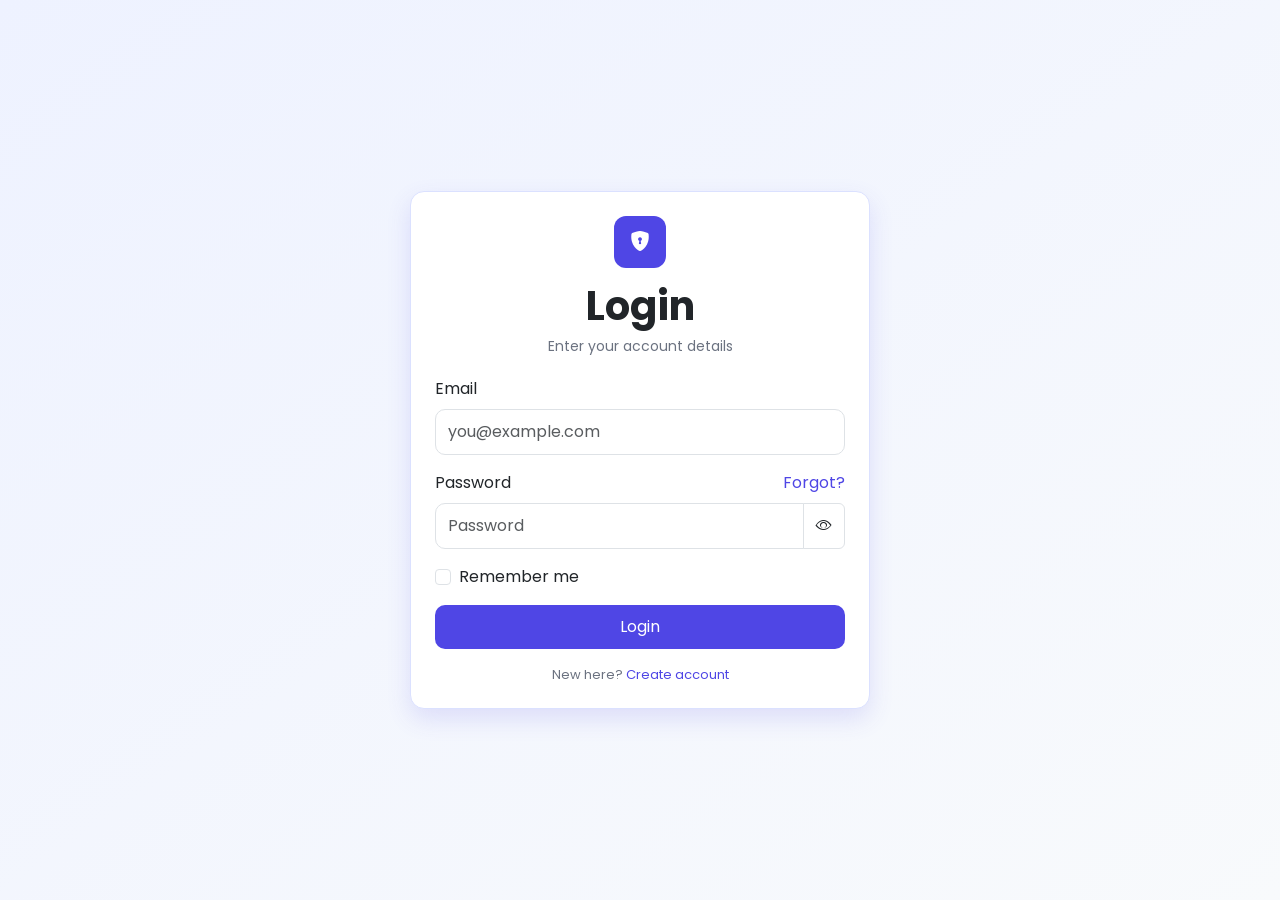
<file: index.html>
<!DOCTYPE html>
<html lang="en">
<head>
  <meta charset="UTF-8">
  <meta name="viewport" content="width=device-width, initial-scale=1.0">
  <title>Login</title>
  <link rel="stylesheet" href="https://cdn.jsdelivr.net/npm/bootstrap@5.3.3/dist/css/bootstrap.min.css">
  <link rel="stylesheet" href="https://cdn.jsdelivr.net/npm/bootstrap-icons@1.11.3/font/bootstrap-icons.min.css">
  <link rel="stylesheet" href="styles.css">
</head>
<body>
  <div class="auth-page">
    <div class="card auth-card">
      <div class="card-body">
      <div class="logo"><i class="bi bi-shield-lock-fill"></i></div>
      <h1 class="title">Login</h1>
      <p class="sub">Enter your account details</p>

      <form id="loginForm" novalidate>
        <div class="mb-3">
          <label class="form-label" for="email">Email</label>
          <input class="form-control" type="email" id="email" placeholder="you@example.com">
          <div class="err" id="emailErr">Please enter a valid email.</div>
        </div>

        <div class="mb-3">
          <div class="d-flex justify-content-between">
            <label class="form-label" for="password">Password</label>
            <a class="main-link" href="forgot-password.html">Forgot?</a>
          </div>
          <div class="input-group">
            <input class="form-control" type="password" id="password" placeholder="Password">
            <span class="input-group-text" id="showPwd"><i class="bi bi-eye" id="eyePwd"></i></span>
          </div>
          <div class="err" id="passErr">Password is required.</div>
        </div>

        <div class="form-check mb-3">
          <input class="form-check-input" type="checkbox" id="remember">
          <label class="form-check-label" for="remember">Remember me</label>
        </div>

        <button class="main-btn" id="loginBtn" type="submit">Login</button>
      </form>

      <p class="small-note mt-3 mb-0">
        New here? <a class="main-link" href="register.html">Create account</a><br>
      
      </p>
    </div>
    </div>
  </div>

  <script src="https://cdn.jsdelivr.net/npm/bootstrap@5.3.3/dist/js/bootstrap.bundle.min.js"></script>
  <script>
    var showPwd = document.getElementById("showPwd");
    var password = document.getElementById("password");
    var eyePwd = document.getElementById("eyePwd");

    showPwd.addEventListener("click", function () {
      if (password.type === "password") {
        password.type = "text";
        eyePwd.classList.remove("bi-eye");
        eyePwd.classList.add("bi-eye-slash");
      } else {
        password.type = "password";
        eyePwd.classList.remove("bi-eye-slash");
        eyePwd.classList.add("bi-eye");
      }
    });

    document.getElementById("loginForm").addEventListener("submit", function (e) {
      e.preventDefault();
      var email = document.getElementById("email");
      var pass = document.getElementById("password");
      var emailErr = document.getElementById("emailErr");
      var passErr = document.getElementById("passErr");
      var emailOk = /^[^\s@]+@[^\s@]+\.[^\s@]+$/.test(email.value);
      var passOk = pass.value.trim() !== "";

      email.classList.remove("bad", "good");
      pass.classList.remove("bad", "good");
      emailErr.style.display = "none";
      passErr.style.display = "none";

      if (!emailOk) {
        email.classList.add("bad");
        emailErr.style.display = "block";
      } else {
        email.classList.add("good");
      }

      if (!passOk) {
        pass.classList.add("bad");
        passErr.style.display = "block";
      } else {
        pass.classList.add("good");
      }

      if (!emailOk || !passOk) return;

      localStorage.setItem("userEmail", email.value.trim());
      if (!localStorage.getItem("userName")) {
        localStorage.setItem("userName", "Student User");
      }

      var btn = document.getElementById("loginBtn");
      btn.disabled = true;
      btn.textContent = "Please wait...";
      setTimeout(function () {
        window.location.href = "dashboard.html";
      }, 900);
    });
  </script>
</body>
</html>
</file>
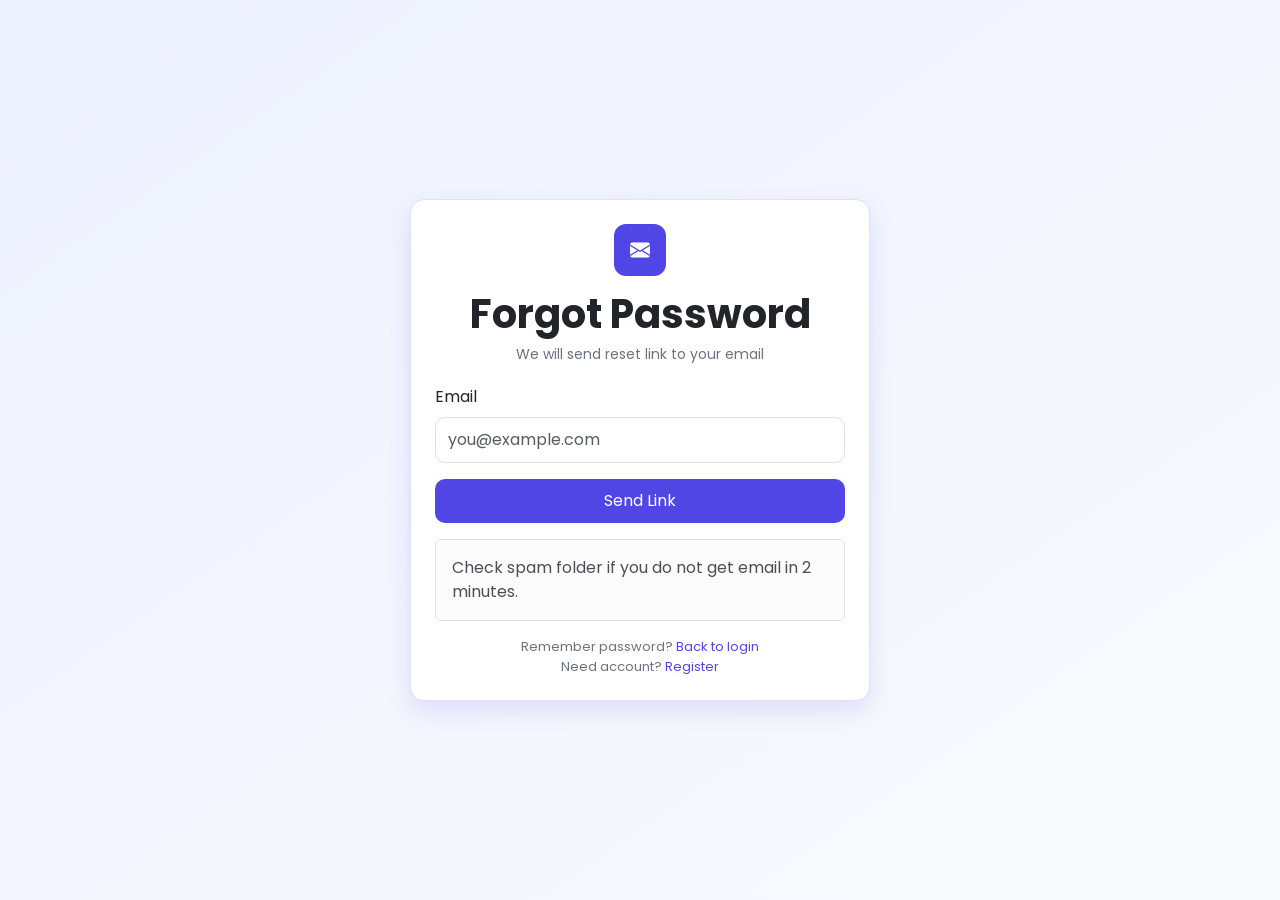
<file: forgot-password.html>
<!DOCTYPE html>
<html lang="en">
<head>
  <meta charset="UTF-8">
  <meta name="viewport" content="width=device-width, initial-scale=1.0">
  <title>Forgot Password</title>
  <link rel="stylesheet" href="https://cdn.jsdelivr.net/npm/bootstrap@5.3.3/dist/css/bootstrap.min.css">
  <link rel="stylesheet" href="https://cdn.jsdelivr.net/npm/bootstrap-icons@1.11.3/font/bootstrap-icons.min.css">
  <link rel="stylesheet" href="styles.css">
</head>
<body>
  <div class="auth-page">
    <div class="card auth-card">
      <div class="card-body">
      <div class="logo"><i class="bi bi-envelope-fill"></i></div>
      <h1 class="title">Forgot Password</h1>
      <p class="sub" id="helpText">We will send reset link to your email</p>

      <form id="forgotForm" novalidate>
        <div class="mb-3">
          <label class="form-label" for="email">Email</label>
          <input class="form-control" type="email" id="email" placeholder="you@example.com">
          <div class="err" id="emailErr">Please enter valid email.</div>
        </div>
        <button class="main-btn" id="sendBtn" type="submit">Send Link</button>
      </form>

      <div class="alert alert-light border mt-3 mb-0">
        Check spam folder if you do not get email in 2 minutes.
      </div>

      <p class="small-note mt-3 mb-0">
        Remember password? <a class="main-link" href="index.html">Back to login</a><br>
        Need account? <a class="main-link" href="register.html">Register</a>
      </p>
    </div>
    </div>
  </div>

  <script src="https://cdn.jsdelivr.net/npm/bootstrap@5.3.3/dist/js/bootstrap.bundle.min.js"></script>
  <script>
    var savedEmail = localStorage.getItem("userEmail");
    if (savedEmail) {
      document.getElementById("email").value = savedEmail;
      document.getElementById("helpText").textContent = "We will send reset link to " + savedEmail;
    }

    document.getElementById("forgotForm").addEventListener("submit", function (e) {
      e.preventDefault();
      var email = document.getElementById("email");
      var ok = /^[^\s@]+@[^\s@]+\.[^\s@]+$/.test(email.value);
      email.classList.remove("bad", "good");
      document.getElementById("emailErr").style.display = "none";

      if (!ok) {
        email.classList.add("bad");
        document.getElementById("emailErr").style.display = "block";
        return;
      }

      email.classList.add("good");
      localStorage.setItem("resetEmail", email.value.trim());
      var btn = document.getElementById("sendBtn");
      btn.disabled = true;
      btn.textContent = "Sending...";
      setTimeout(function () {
        window.location.href = "reset-password.html";
      }, 900);
    });
  </script>
</body>
</html>
</file>
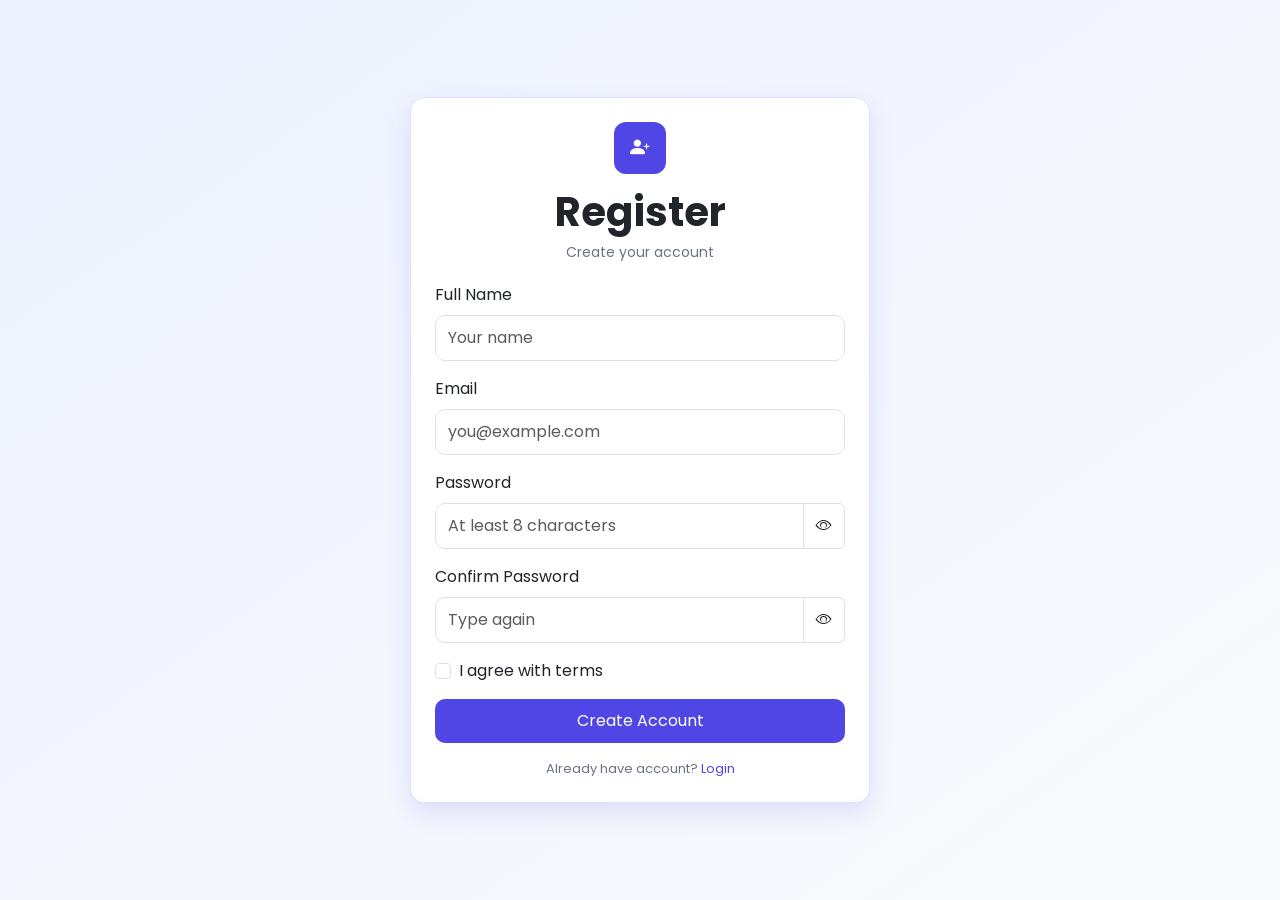
<file: register.html>
<!DOCTYPE html>
<html lang="en">
<head>
  <meta charset="UTF-8">
  <meta name="viewport" content="width=device-width, initial-scale=1.0">
  <title>Register</title>
  <link rel="stylesheet" href="https://cdn.jsdelivr.net/npm/bootstrap@5.3.3/dist/css/bootstrap.min.css">
  <link rel="stylesheet" href="https://cdn.jsdelivr.net/npm/bootstrap-icons@1.11.3/font/bootstrap-icons.min.css">
  <link rel="stylesheet" href="styles.css">
</head>
<body>
  <div class="auth-page">
    <div class="card auth-card">
      <div class="card-body">
      <div class="logo"><i class="bi bi-person-plus-fill"></i></div>
      <h1 class="title">Register</h1>
      <p class="sub">Create your account</p>

      <form id="regForm" novalidate>
        <div class="mb-3">
          <label class="form-label" for="name">Full Name</label>
          <input class="form-control" id="name" type="text" placeholder="Your name">
          <div class="err" id="nameErr">Please enter your name.</div>
        </div>

        <div class="mb-3">
          <label class="form-label" for="email">Email</label>
          <input class="form-control" id="email" type="email" placeholder="you@example.com">
          <div class="err" id="emailErr">Please enter valid email.</div>
        </div>

        <div class="mb-3">
          <label class="form-label" for="password">Password</label>
          <div class="input-group">
            <input class="form-control" id="password" type="password" placeholder="At least 8 characters">
            <span class="input-group-text" id="showPwd"><i class="bi bi-eye" id="eyePwd"></i></span>
          </div>
          <div class="strength" id="bars">
            <div id="b1"></div>
            <div id="b2"></div>
            <div id="b3"></div>
            <div id="b4"></div>
          </div>
          <div class="strength-text" id="barText"></div>
          <div class="err" id="passErr">Password must be at least 8 characters.</div>
        </div>

        <div class="mb-3">
          <label class="form-label" for="confirm">Confirm Password</label>
          <div class="input-group">
            <input class="form-control" id="confirm" type="password" placeholder="Type again">
            <span class="input-group-text" id="showConfirm"><i class="bi bi-eye" id="eyeConfirm"></i></span>
          </div>
          <div class="err" id="confirmErr">Passwords do not match.</div>
        </div>

        <div class="form-check mb-3">
          <input class="form-check-input" type="checkbox" id="terms">
          <label class="form-check-label" for="terms">I agree with terms</label>
          <div class="err" id="termsErr">Please accept terms.</div>
        </div>

        <button class="main-btn" id="regBtn" type="submit">Create Account</button>
      </form>

      <p class="small-note mt-3 mb-0">
        Already have account? <a class="main-link" href="index.html">Login</a><br>
      </p>
    </div>
    </div>
  </div>

  <script src="https://cdn.jsdelivr.net/npm/bootstrap@5.3.3/dist/js/bootstrap.bundle.min.js"></script>
  <script>
    function toggle(btnId, inputId, eyeId) {
      var btn = document.getElementById(btnId);
      var input = document.getElementById(inputId);
      var eye = document.getElementById(eyeId);
      btn.addEventListener("click", function () {
        if (input.type === "password") {
          input.type = "text";
          eye.classList.replace("bi-eye", "bi-eye-slash");
        } else {
          input.type = "password";
          eye.classList.replace("bi-eye-slash", "bi-eye");
        }
      });
    }

    toggle("showPwd", "password", "eyePwd");
    toggle("showConfirm", "confirm", "eyeConfirm");

    document.getElementById("password").addEventListener("input", function () {
      var text = document.getElementById("barText");
      var wrap = document.getElementById("bars");
      var p = this.value;
      var score = 0;
      var color = "#e5e7eb";
      var label = "";

      if (p.length === 0) {
        wrap.style.display = "none";
        text.textContent = "";
        return;
      }

      wrap.style.display = "flex";
      if (p.length >= 8) score++;
      if (/[A-Z]/.test(p)) score++;
      if (/[0-9]/.test(p)) score++;
      if (/[^A-Za-z0-9]/.test(p)) score++;

      if (score === 1) { color = "#ef4444"; label = "Weak"; }
      if (score === 2) { color = "#f59e0b"; label = "Fair"; }
      if (score === 3) { color = "#3b82f6"; label = "Good"; }
      if (score === 4) { color = "#16a34a"; label = "Strong"; }

      for (var i = 1; i <= 4; i++) document.getElementById("b" + i).style.background = "#e5e7eb";
      for (var j = 1; j <= score; j++) document.getElementById("b" + j).style.background = color;
      text.textContent = label;
      text.style.color = color;
    });

    document.getElementById("regForm").addEventListener("submit", function (e) {
      e.preventDefault();
      var name = document.getElementById("name");
      var email = document.getElementById("email");
      var pass = document.getElementById("password");
      var confirm = document.getElementById("confirm");
      var terms = document.getElementById("terms");
      var emailOk = /^[^\s@]+@[^\s@]+\.[^\s@]+$/.test(email.value);
      var ok = true;

      var items = [name, email, pass, confirm];
      for (var i = 0; i < items.length; i++) items[i].classList.remove("bad", "good");
      document.getElementById("nameErr").style.display = "none";
      document.getElementById("emailErr").style.display = "none";
      document.getElementById("passErr").style.display = "none";
      document.getElementById("confirmErr").style.display = "none";
      document.getElementById("termsErr").style.display = "none";

      if (name.value.trim() === "") { name.classList.add("bad"); document.getElementById("nameErr").style.display = "block"; ok = false; } else { name.classList.add("good"); }
      if (!emailOk) { email.classList.add("bad"); document.getElementById("emailErr").style.display = "block"; ok = false; } else { email.classList.add("good"); }
      if (pass.value.length < 8) { pass.classList.add("bad"); document.getElementById("passErr").style.display = "block"; ok = false; } else { pass.classList.add("good"); }
      if (confirm.value === "" || confirm.value !== pass.value) { confirm.classList.add("bad"); document.getElementById("confirmErr").style.display = "block"; ok = false; } else { confirm.classList.add("good"); }
      if (!terms.checked) { document.getElementById("termsErr").style.display = "block"; ok = false; }

      if (!ok) return;

      localStorage.setItem("userName", name.value.trim());
      localStorage.setItem("userEmail", email.value.trim());

      var btn = document.getElementById("regBtn");
      btn.disabled = true;
      btn.textContent = "Creating...";
      setTimeout(function () {
        window.location.href = "dashboard.html";
      }, 1000);
    });
  </script>
</body>
</html>
</file>
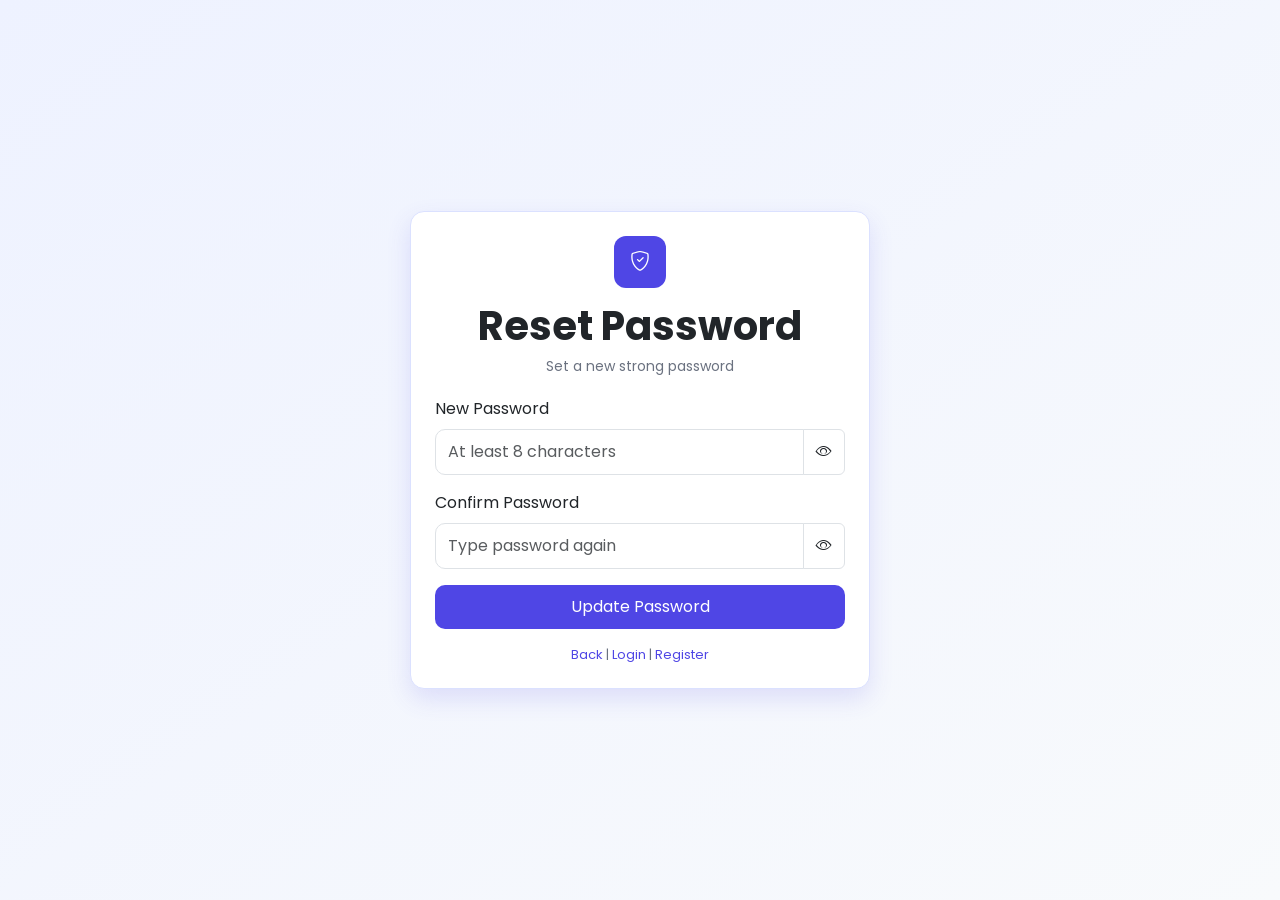
<file: reset-password.html>
<!DOCTYPE html>
<html lang="en">
<head>
  <meta charset="UTF-8">
  <meta name="viewport" content="width=device-width, initial-scale=1.0">
  <title>Reset Password</title>
  <link rel="stylesheet" href="https://cdn.jsdelivr.net/npm/bootstrap@5.3.3/dist/css/bootstrap.min.css">
  <link rel="stylesheet" href="https://cdn.jsdelivr.net/npm/bootstrap-icons@1.11.3/font/bootstrap-icons.min.css">
  <link rel="stylesheet" href="styles.css">
</head>
<body>
  <div class="auth-page">
    <div class="card auth-card">
      <div class="card-body">
      <div class="logo"><i class="bi bi-shield-check"></i></div>
      <h1 class="title">Reset Password</h1>
      <p class="sub" id="resetText">Set a new strong password</p>

      <form id="resetForm" novalidate>
        <div class="mb-3">
          <label class="form-label" for="newPass">New Password</label>
          <div class="input-group">
            <input class="form-control" type="password" id="newPass" placeholder="At least 8 characters">
            <span class="input-group-text" id="showNew"><i class="bi bi-eye" id="eyeNew"></i></span>
          </div>
          <div class="strength" id="bars">
            <div id="b1"></div>
            <div id="b2"></div>
            <div id="b3"></div>
            <div id="b4"></div>
          </div>
          <div class="strength-text" id="barText"></div>
          <div class="err" id="newErr">Password must be at least 8 characters.</div>
        </div>

        <div class="mb-3">
          <label class="form-label" for="confirmPass">Confirm Password</label>
          <div class="input-group">
            <input class="form-control" type="password" id="confirmPass" placeholder="Type password again">
            <span class="input-group-text" id="showConfirm"><i class="bi bi-eye" id="eyeConfirm"></i></span>
          </div>
          <div class="err" id="confirmErr">Passwords do not match.</div>
        </div>

        <button class="main-btn" id="updateBtn" type="submit">Update Password</button>
      </form>

      <p class="small-note mt-3 mb-0">
        <a class="main-link" href="forgot-password.html">Back</a> |
        <a class="main-link" href="index.html">Login</a> |
        <a class="main-link" href="register.html">Register</a>
      </p>
    </div>
    </div>
  </div>

  <script src="https://cdn.jsdelivr.net/npm/bootstrap@5.3.3/dist/js/bootstrap.bundle.min.js"></script>
  <script>
    var resetEmail = localStorage.getItem("resetEmail");
    if (resetEmail) {
      document.getElementById("resetText").textContent = "Reset password for " + resetEmail;
    }

    function toggle(btnId, inputId, eyeId) {
      var btn = document.getElementById(btnId);
      var input = document.getElementById(inputId);
      var eye = document.getElementById(eyeId);
      btn.addEventListener("click", function () {
        if (input.type === "password") {
          input.type = "text";
          eye.classList.replace("bi-eye", "bi-eye-slash");
        } else {
          input.type = "password";
          eye.classList.replace("bi-eye-slash", "bi-eye");
        }
      });
    }

    toggle("showNew", "newPass", "eyeNew");
    toggle("showConfirm", "confirmPass", "eyeConfirm");

    document.getElementById("newPass").addEventListener("input", function () {
      var text = document.getElementById("barText");
      var wrap = document.getElementById("bars");
      var p = this.value;
      var score = 0;
      var color = "#e5e7eb";
      var label = "";

      if (p.length === 0) {
        wrap.style.display = "none";
        text.textContent = "";
        return;
      }

      wrap.style.display = "flex";
      if (p.length >= 8) score++;
      if (/[A-Z]/.test(p)) score++;
      if (/[0-9]/.test(p)) score++;
      if (/[^A-Za-z0-9]/.test(p)) score++;

      if (score === 1) { color = "#ef4444"; label = "Weak"; }
      if (score === 2) { color = "#f59e0b"; label = "Fair"; }
      if (score === 3) { color = "#3b82f6"; label = "Good"; }
      if (score === 4) { color = "#16a34a"; label = "Strong"; }

      for (var i = 1; i <= 4; i++) document.getElementById("b" + i).style.background = "#e5e7eb";
      for (var j = 1; j <= score; j++) document.getElementById("b" + j).style.background = color;
      text.textContent = label;
      text.style.color = color;
    });

    document.getElementById("resetForm").addEventListener("submit", function (e) {
      e.preventDefault();
      var newPass = document.getElementById("newPass");
      var confirmPass = document.getElementById("confirmPass");
      var ok = true;
      newPass.classList.remove("bad", "good");
      confirmPass.classList.remove("bad", "good");
      document.getElementById("newErr").style.display = "none";
      document.getElementById("confirmErr").style.display = "none";

      if (newPass.value.length < 8) {
        newPass.classList.add("bad");
        document.getElementById("newErr").style.display = "block";
        ok = false;
      } else {
        newPass.classList.add("good");
      }

      if (confirmPass.value === "" || confirmPass.value !== newPass.value) {
        confirmPass.classList.add("bad");
        document.getElementById("confirmErr").style.display = "block";
        ok = false;
      } else {
        confirmPass.classList.add("good");
      }

      if (!ok) return;

      localStorage.removeItem("resetEmail");
      var btn = document.getElementById("updateBtn");
      btn.disabled = true;
      btn.textContent = "Updating...";
      setTimeout(function () {
        window.location.href = "index.html";
      }, 900);
    });
  </script>
</body>
</html>
</file>
<file: styles.css>
@import url('https://fonts.googleapis.com/css2?family=Poppins:wght@400;500;600;700&display=swap');

:root {
  --main: #4f46e5;
  --main-dark: #4338ca;
  --bg1: #eef2ff;
  --bg2: #f8fafc;
  --text: #1f2937;
  --muted: #6b7280;
  --danger: #dc2626;
  --success: #16a34a;
}

body {
  font-family: 'Poppins', sans-serif;
  color: var(--text);
  background: linear-gradient(145deg, var(--bg1), var(--bg2));
}

.auth-page {
  min-height: 100vh;
  display: flex;
  align-items: center;
  justify-content: center;
  padding: 24px 12px;
}

.auth-card {
  width: 100%;
  max-width: 460px;
  border: 1px solid #dbe1ff;
  border-radius: 14px;
  box-shadow: 0 10px 24px rgba(79, 70, 229, 0.14);
}

.card-body {
  padding: 24px;
}

.logo {
  width: 52px;
  height: 52px;
  border-radius: 12px;
  margin: 0 auto 14px auto;
  background: var(--main);
  color: white;
  display: flex;
  align-items: center;
  justify-content: center;
  font-size: 20px;
}

.title {
  text-align: center;
  font-weight: 700;
  margin-bottom: 6px;
}

.sub {
  text-align: center;
  color: var(--muted);
  font-size: 14px;
  margin-bottom: 20px;
}

.form-control {
  border-radius: 10px;
  padding: 10px 12px;
}

.form-control:focus {
  border-color: var(--main);
  box-shadow: 0 0 0 0.2rem rgba(79, 70, 229, 0.18);
}

.input-group-text {
  background: #fff;
  cursor: pointer;
}

.main-btn {
  background: var(--main);
  color: #fff;
  border: none;
  border-radius: 10px;
  width: 100%;
  padding: 10px 12px;
  transition: all 0.2s ease;
}

.main-btn:hover {
  background: var(--main-dark);
}

.main-link {
  color: var(--main);
  text-decoration: none;
  transition: color 0.2s ease;
}

.main-link:hover {
  color: var(--main-dark);
  text-decoration: underline;
}

.small-note {
  color: var(--muted);
  font-size: 13px;
  text-align: center;
}

.err {
  color: var(--danger);
  font-size: 12px;
  display: none;
  margin-top: 4px;
}

.bad {
  border-color: var(--danger) !important;
}

.good {
  border-color: var(--success) !important;
}

.strength {
  display: none;
  gap: 6px;
  margin-top: 8px;
}

.strength div {
  height: 4px;
  flex: 1;
  border-radius: 10px;
  background: #e5e7eb;
}

.strength-text {
  font-size: 12px;
  color: var(--muted);
  margin-top: 4px;
}

.dash-body {
  background: linear-gradient(145deg, #eef2ff, #f8fafc);
}

.top-nav {
  background: #fff;
  border-bottom: 1px solid #dbe1ff;
}

.brand {
  color: var(--main) !important;
  font-weight: 700;
}

.logout-btn {
  border: 1px solid #fecaca;
  background: #fef2f2;
  color: #b91c1c;
  border-radius: 8px;
  padding: 6px 12px;
  text-decoration: none;
  transition: all 0.2s ease;
}

.logout-btn:hover {
  background: #fee2e2;
  color: #991b1b;
}

.dash-card {
  border: 1px solid #dbe1ff;
  border-radius: 12px;
  box-shadow: 0 8px 20px rgba(79, 70, 229, 0.1);
}

.stat-box {
  border: 1px solid #dbe1ff;
  border-radius: 12px;
  padding: 14px;
  background: #fff;
  transition: transform 0.2s ease;
}

.stat-box:hover {
  transform: translateY(-2px);
}

.stat-num {
  font-weight: 700;
  font-size: 22px;
  color: var(--main-dark);
}

.stat-label {
  color: var(--muted);
  font-size: 12px;
}

@media (max-width: 576px) {
  .card-body {
    padding: 18px;
  }

  .title {
    font-size: 24px;
  }
}
</file>
